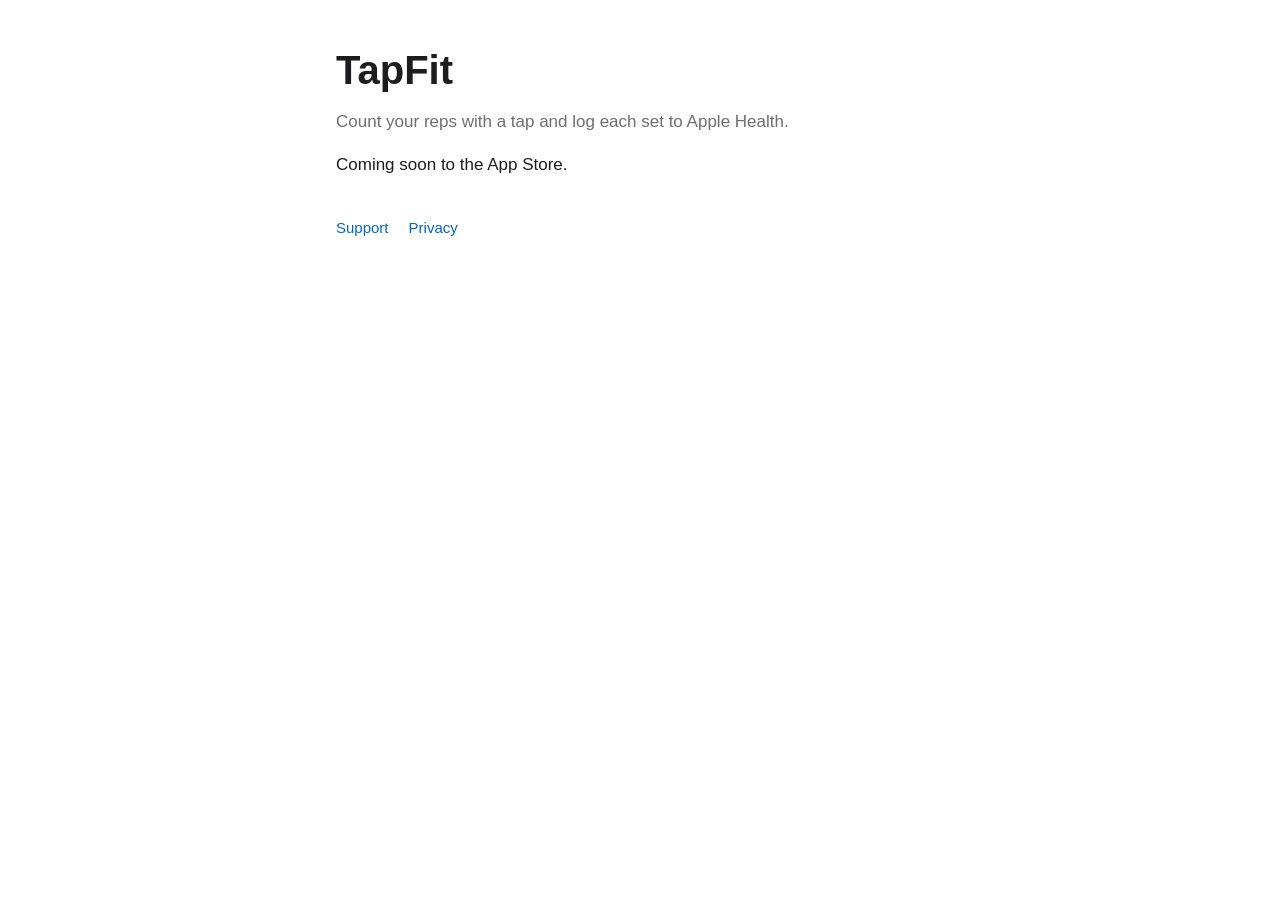
<file: index.html>
<!doctype html>
<html lang="en">
<head>
<meta charset="utf-8">
<meta name="viewport" content="width=device-width, initial-scale=1">
<title>TapFit</title>
<link rel="stylesheet" href="style.css">
</head>
<body>
<main>
  <h1>TapFit</h1>
  <p class="muted">Count your reps with a tap and log each set to Apple Health.</p>
  <p>Coming soon to the App Store.</p>
  <nav><a href="support">Support</a><a href="privacy">Privacy</a></nav>
</main>
</body>
</html>
</file>
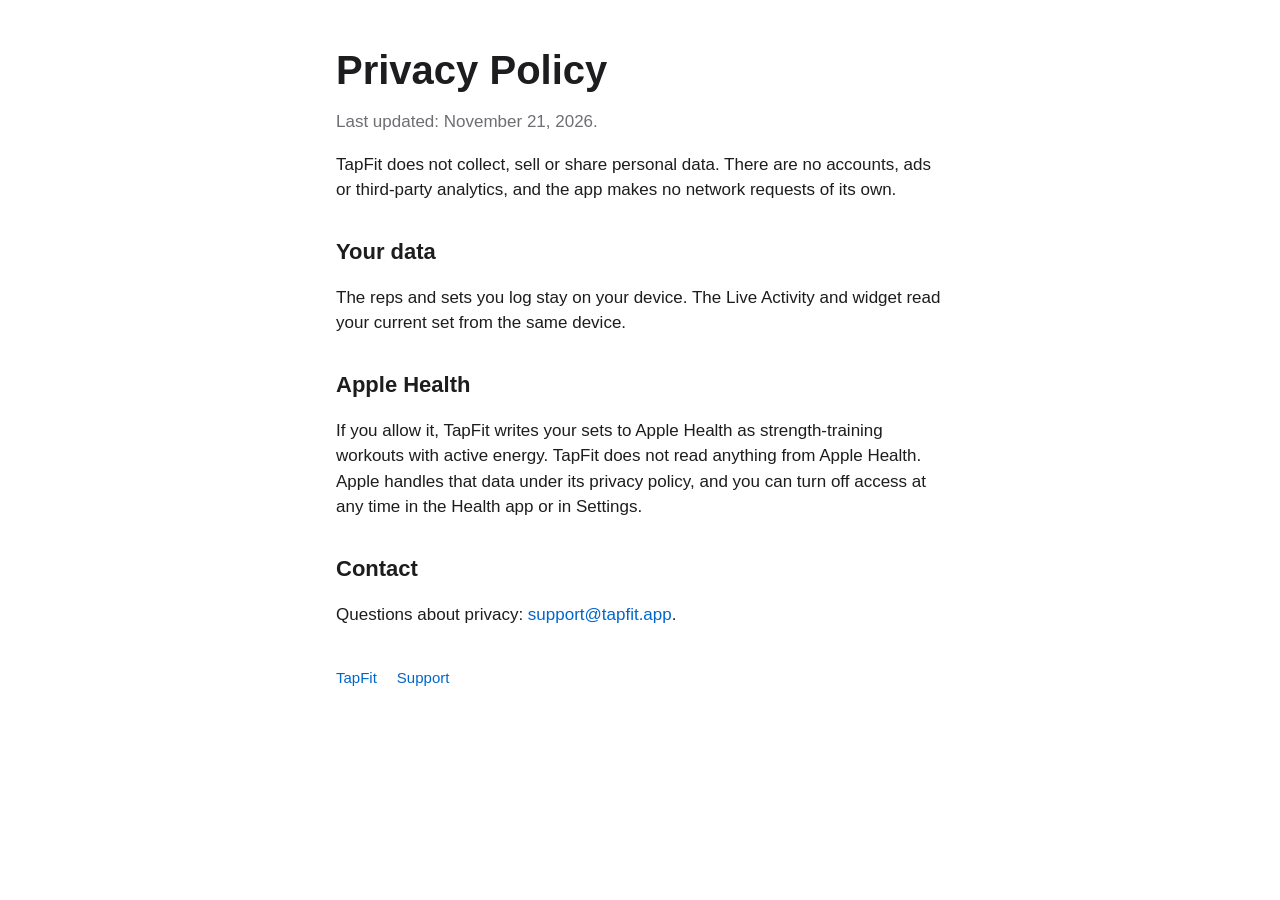
<file: privacy.html>
<!doctype html>
<html lang="en">
<head>
<meta charset="utf-8">
<meta name="viewport" content="width=device-width, initial-scale=1">
<title>TapFit Privacy Policy</title>
<link rel="stylesheet" href="style.css">
</head>
<body>
<main>
  <h1>Privacy Policy</h1>
  <p class="muted">Last updated: November 21, 2026.</p>
  <p>TapFit does not collect, sell or share personal data. There are no accounts, ads or third-party analytics, and the app makes no network requests of its own.</p>
  <h2>Your data</h2>
  <p>The reps and sets you log stay on your device. The Live Activity and widget read your current set from the same device.</p>
  <h2>Apple Health</h2>
  <p>If you allow it, TapFit writes your sets to Apple Health as strength-training workouts with active energy. TapFit does not read anything from Apple Health. Apple handles that data under its privacy policy, and you can turn off access at any time in the Health app or in Settings.</p>
  <h2>Contact</h2>
  <p>Questions about privacy: <a href="mailto:support@tapfit.app">support@tapfit.app</a>.</p>
  <nav><a href="./">TapFit</a><a href="support">Support</a></nav>
</main>
</body>
</html>
</file>
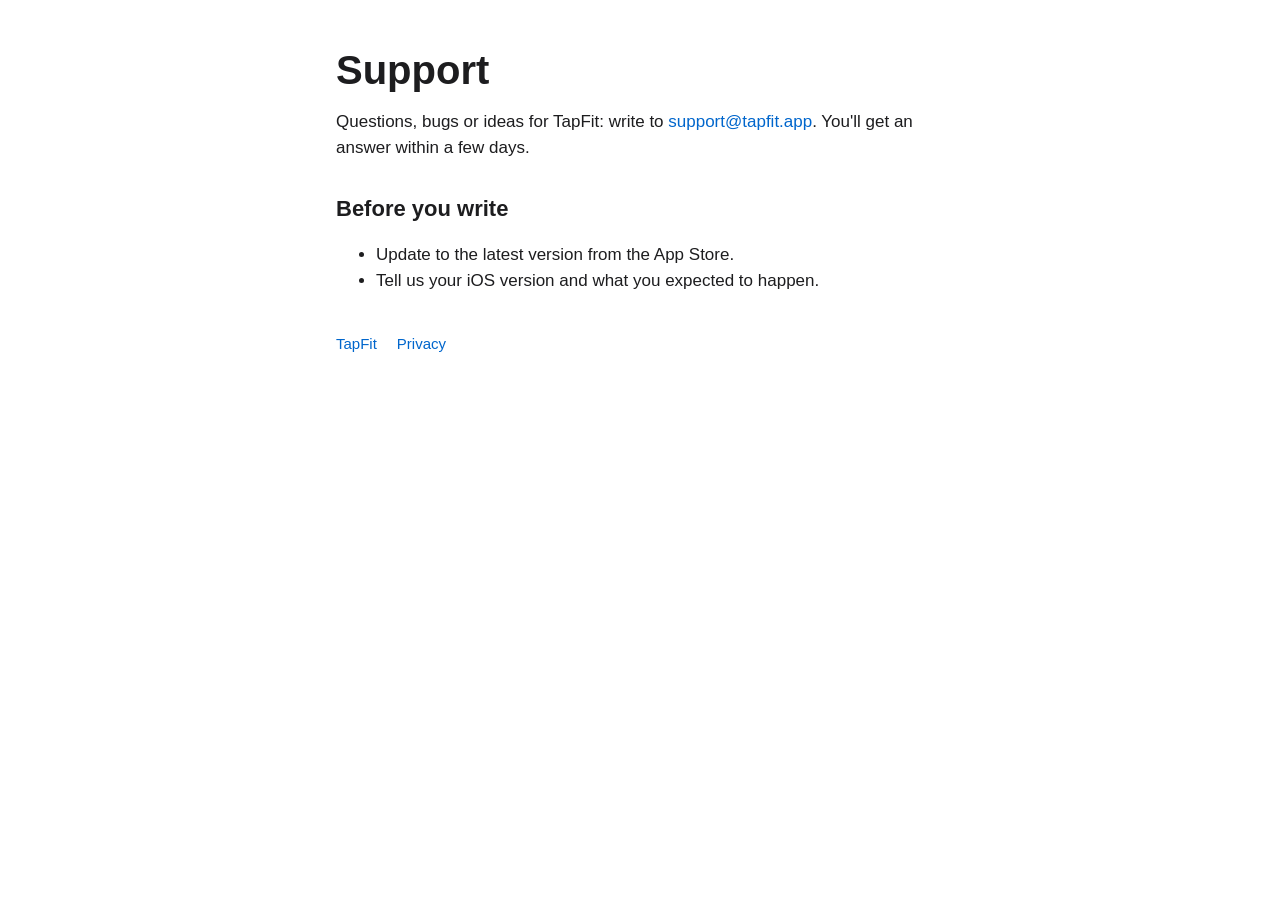
<file: support.html>
<!doctype html>
<html lang="en">
<head>
<meta charset="utf-8">
<meta name="viewport" content="width=device-width, initial-scale=1">
<title>TapFit Support</title>
<link rel="stylesheet" href="style.css">
</head>
<body>
<main>
  <h1>Support</h1>
  <p>Questions, bugs or ideas for TapFit: write to <a href="mailto:support@tapfit.app">support@tapfit.app</a>. You'll get an answer within a few days.</p>
  <h2>Before you write</h2>
  <ul>
    <li>Update to the latest version from the App Store.</li>
    <li>Tell us your iOS version and what you expected to happen.</li>
  </ul>
  <nav><a href="./">TapFit</a><a href="privacy">Privacy</a></nav>
</main>
</body>
</html>
</file>
<file: style.css>
:root { --bg: #fff; --fg: #1d1d1f; --muted: #6e6e73; --link: #0066cc; }
@media (prefers-color-scheme: dark) { :root { --bg: #000; --fg: #f5f5f7; --muted: #a1a1a6; --link: #2997ff; } }
* { box-sizing: border-box; }
body { margin: 0; background: var(--bg); color: var(--fg); font: 17px/1.5 -apple-system, BlinkMacSystemFont, "Helvetica Neue", sans-serif; }
main { max-width: 640px; margin: 0 auto; padding: 48px 16px; }
h1 { font-size: 40px; line-height: 1.1; margin: 0 0 12px; }
h2 { font-size: 22px; margin: 32px 0 8px; }
p, li { color: var(--fg); }
.muted { color: var(--muted); }
a { color: var(--link); text-decoration: none; }
a:hover { text-decoration: underline; }
nav { display: flex; gap: 20px; margin-top: 40px; font-size: 15px; }
</file>
